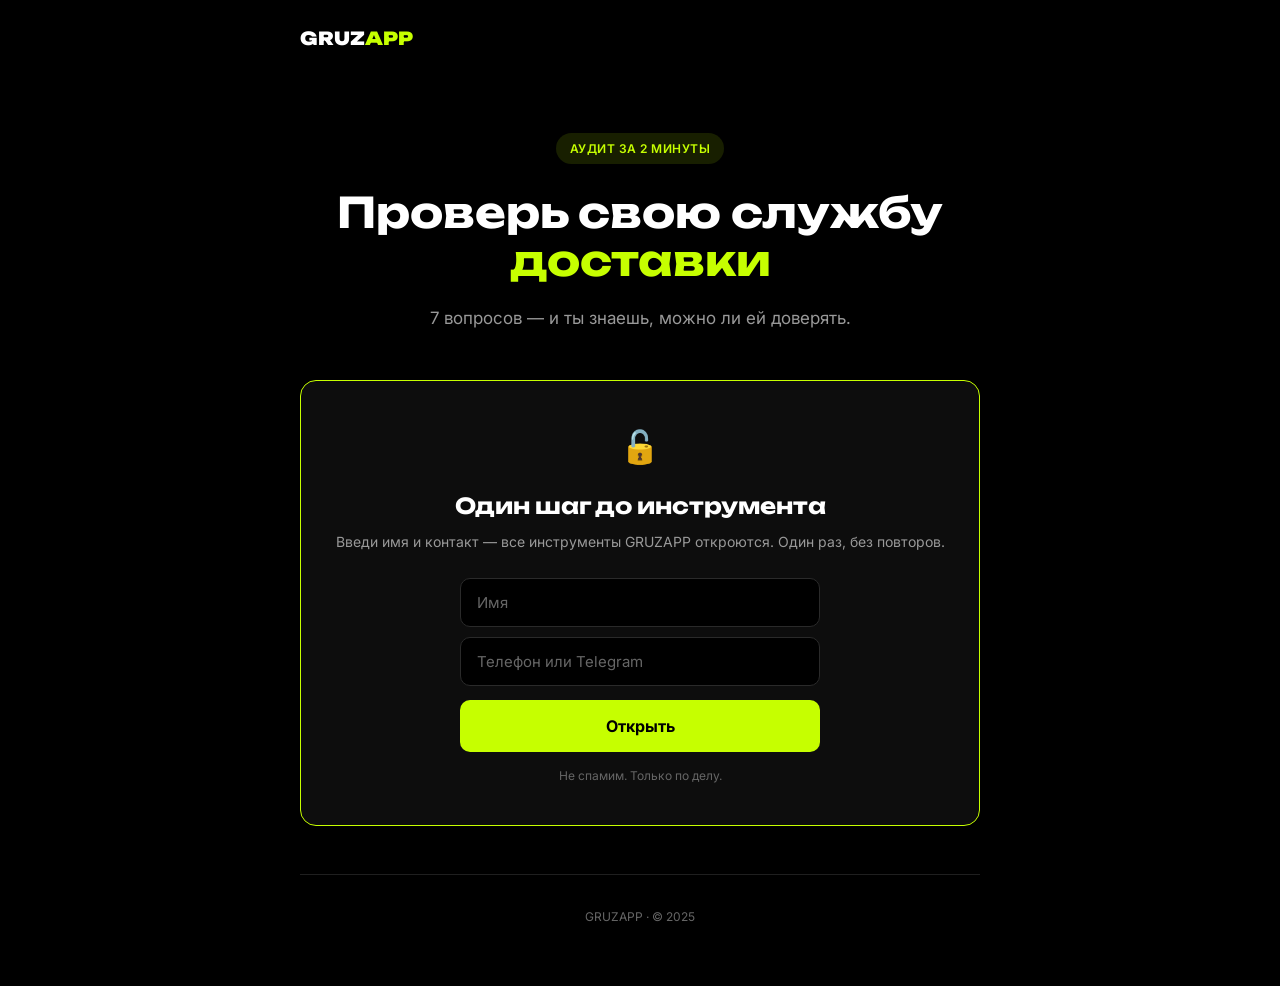
<file: audit.html>
<!DOCTYPE html>
<html lang="ru">
<head>
<meta charset="UTF-8">
<meta name="viewport" content="width=device-width, initial-scale=1.0">
<title>Аудит перевозчика за 2 минуты | GRUZAPP</title>
<link rel="stylesheet" href="cta.css">
<style>
  @import url('https://fonts.googleapis.com/css2?family=Unbounded:wght@500;700;900&family=Inter:wght@400;500;600&display=swap');
  * { margin: 0; padding: 0; box-sizing: border-box; }
  body { font-family: 'Inter', sans-serif; background: #000; color: #fff; line-height: 1.6; }
  .container { max-width: 720px; margin: 0 auto; padding: 24px 20px 60px; }
  .logo { font-family: 'Unbounded', sans-serif; font-size: 18px; font-weight: 900; margin-bottom: 48px; }
  .logo span { color: #c6ff00; }
  .hero { padding: 32px 0 48px; text-align: center; }
  .hero-kicker { display: inline-block; background: rgba(198,255,0,0.12); color: #c6ff00; font-size: 12px; font-weight: 600; padding: 6px 14px; border-radius: 20px; margin-bottom: 24px; text-transform: uppercase; letter-spacing: 0.04em; }
  .hero h1 { font-family: 'Unbounded', sans-serif; font-size: clamp(28px, 5vw, 42px); font-weight: 700; line-height: 1.15; margin-bottom: 20px; }
  .hero h1 .accent { color: #c6ff00; }
  .hero p { font-size: 17px; color: #999; max-width: 580px; margin: 0 auto; }
  .content { display: none; }
  .content.show { display: block; }
  .progress-bar { height: 6px; background: #1f1f1f; border-radius: 3px; overflow: hidden; margin-bottom: 24px; }
  .progress-fill { height: 100%; background: #c6ff00; width: 0%; transition: width 0.25s; }
  .q-card { background: #0d0d0d; border: 1px solid #1f1f1f; border-radius: 12px; padding: 18px 20px; margin-bottom: 12px; }
  .q-head { display: flex; align-items: flex-start; gap: 12px; margin-bottom: 12px; }
  .q-num { width: 26px; height: 26px; background: #c6ff00; color: #000; border-radius: 50%; display: flex; align-items: center; justify-content: center; font-size: 12px; font-weight: 700; flex-shrink: 0; }
  .q-text { font-size: 14px; font-weight: 600; line-height: 1.5; }
  .answers { display: flex; flex-direction: column; gap: 8px; margin-bottom: 10px; }
  .ans-btn { padding: 10px 14px; font-size: 13px; font-weight: 500; border-radius: 8px; border: 1px solid #2a2a2a; background: transparent; color: #999; cursor: pointer; text-align: left; font-family: inherit; transition: all 0.15s; }
  .ans-btn:hover { border-color: #444; color: #fff; }
  .ans-btn.sel-good { background: #c6ff00; border-color: #c6ff00; color: #000; font-weight: 600; }
  .ans-btn.sel-mid { background: rgba(255,255,255,0.08); border-color: #fff; color: #fff; font-weight: 600; }
  .ans-btn.sel-bad { background: rgba(255,80,80,0.1); border-color: #ff6666; color: #ff9999; font-weight: 600; }
  .flag { font-size: 12px; color: #666; padding-left: 38px; }
  .result { border-radius: 16px; padding: 28px; text-align: center; margin: 24px 0; display: none; }
  .result.good { background: #c6ff00; color: #000; }
  .result.mid { background: #fff; color: #000; }
  .result.bad { background: #0d0d0d; border: 1px solid #ff6666; color: #ff9999; }
  .result-label { font-size: 12px; font-weight: 700; letter-spacing: 0.06em; text-transform: uppercase; margin-bottom: 8px; opacity: 0.7; }
  .result-score { font-family: 'Unbounded', sans-serif; font-size: 42px; font-weight: 900; line-height: 1.1; }
  .result-text { font-size: 14px; line-height: 1.6; margin-top: 12px; opacity: 0.85; }
  footer { text-align: center; margin-top: 48px; padding-top: 32px; border-top: 1px solid #1f1f1f; font-size: 12px; color: #666; }
</style>
</head>
<body>
<div class="container">
  <a href="/" style="text-decoration:none; color:inherit;"><div class="logo">GRUZ<span>APP</span></div></a>
  <div class="hero">
    <div class="hero-kicker">Аудит за 2 минуты</div>
    <h1>Проверь свою службу <span class="accent">доставки</span></h1>
    <p>7 вопросов — и ты знаешь, можно ли ей доверять.</p>
  </div>

  <div id="gate"></div>

  <div id="content" class="content">
    <div class="progress-bar"><div class="progress-fill" id="prog"></div></div>
    <div id="questions"></div>
    <div class="result" id="result">
      <div class="result-label" id="r-label"></div>
      <div class="result-score" id="r-score"></div>
      <div class="result-text" id="r-text"></div>
    </div>
    <div id="cta"></div>
  </div>

  <footer>GRUZAPP · © 2025</footer>
</div>

<script src="app.js"></script>
<script>
const Q = [
  { q: "Как формируется итоговая цена?", good: "Фиксируется до рейса", mid: "По тарифу + доплаты", bad: "На месте", flag: "«По факту» = красный флаг" },
  { q: "Кто приедет — ваши или субподряд?", good: "Верифицированные водители", mid: "Иногда привлекаем", bad: "Найдём команду", flag: "Уклончивость = риск" },
  { q: "Фото груза до погрузки?", good: "Стандарт", mid: "Если попросите", bad: "Не делаем", flag: "Без фото — не докажешь" },
  { q: "Реальная страховка?", good: "Суммы и условия", mid: "Уточним", bad: "Всё застраховано", flag: "«Есть» ≠ «выплатят»" },
  { q: "Как считаете грузчиков?", good: "По фото/списку", mid: "По телефону", bad: "Хватит одной машины", flag: "На слух = переплата" },
  { q: "Выходные?", good: "Без наценки", mid: "С наценкой", bad: "Только будни", flag: "Сервис подстраивается" },
  { q: "Если повредят?", good: "Алгоритм + сроки", mid: "Рассмотрим", bad: "Не бывает", flag: "Без алгоритма — без денег" }
];
const answers = new Array(7).fill(null);

function showContent() {
  document.getElementById('content').classList.add('show');
  render();
}

function render() {
  document.getElementById('questions').innerHTML = Q.map((q, i) => `
    <div class="q-card">
      <div class="q-head"><div class="q-num">${i+1}</div><div class="q-text">${q.q}</div></div>
      <div class="answers">
        <button class="ans-btn" data-i="${i}" data-v="good">${q.good}</button>
        <button class="ans-btn" data-i="${i}" data-v="mid">${q.mid}</button>
        <button class="ans-btn" data-i="${i}" data-v="bad">${q.bad}</button>
      </div>
      <div class="flag">⚑ ${q.flag}</div>
    </div>`).join('');
  document.querySelectorAll('.ans-btn').forEach(b => b.addEventListener('click', () => {
    answers[+b.dataset.i] = b.dataset.v;
    document.querySelectorAll(`.ans-btn[data-i="${b.dataset.i}"]`).forEach(x => x.classList.remove('sel-good','sel-mid','sel-bad'));
    b.classList.add('sel-' + b.dataset.v);
    update();
  }));
}

function update() {
  const a = answers.filter(x => x !== null).length;
  document.getElementById('prog').style.width = (a / 7 * 100) + '%';
  if (a < 7) { document.getElementById('result').style.display='none'; document.getElementById('cta').innerHTML=''; return; }
  let s = 0; answers.forEach(x => { if (x === 'good') s += 2; else if (x === 'mid') s += 1; });
  const r = document.getElementById('result'); r.style.display = 'block';
  r.classList.remove('good','mid','bad');
  document.getElementById('r-score').textContent = s + ' / 14';
  if (s >= 11) { r.classList.add('good'); document.getElementById('r-label').textContent = 'Зелёная зона'; document.getElementById('r-text').textContent = 'Базовые стандарты ок. Проверяй фото, страховку и алгоритм.'; }
  else if (s >= 7) { r.classList.add('mid'); document.getElementById('r-label').textContent = 'Жёлтая зона'; document.getElementById('r-text').textContent = 'Слабые места есть. Фиксируй груз сам.'; }
  else { r.classList.add('bad'); document.getElementById('r-label').textContent = 'Красная зона'; document.getElementById('r-text').textContent = 'Не защищает. Ищи альтернативу.'; }
  GRUZAPP.renderCTA('cta', 'audit', 'Хочешь сравнить?', 'В GRUZAPP все 7 пунктов в стандарте.');
}

window.addEventListener('DOMContentLoaded', () => GRUZAPP.renderGate('gate', 'audit', showContent));
</script>
</body>
</html>
</file>
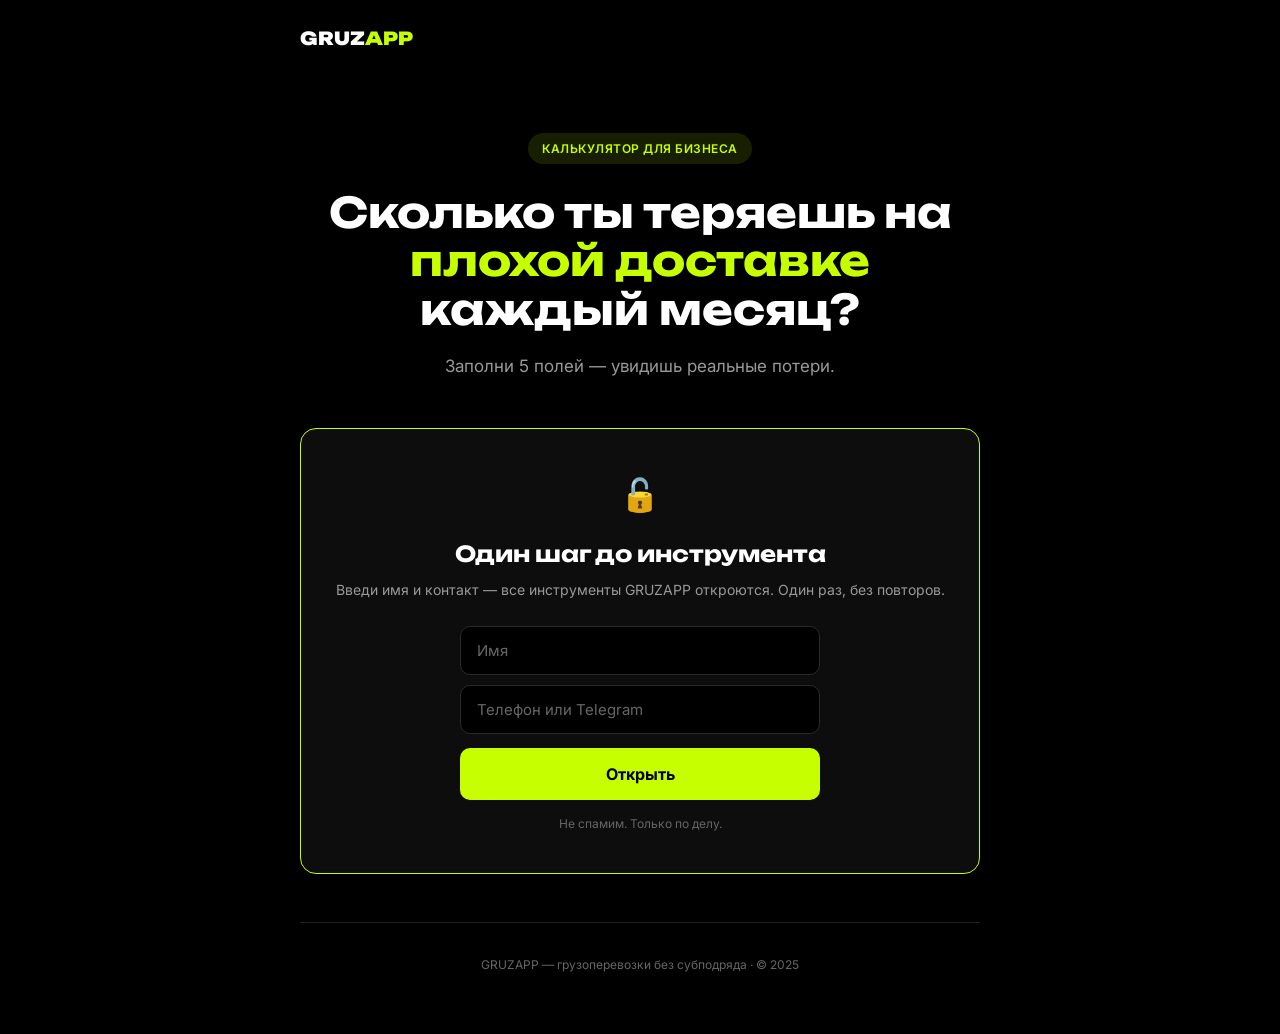
<file: calc.html>
<!DOCTYPE html>
<html lang="ru">
<head>
<meta charset="UTF-8">
<meta name="viewport" content="width=device-width, initial-scale=1.0">
<title>Калькулятор потерь от плохой доставки | GRUZAPP</title>
<link rel="stylesheet" href="cta.css">
<style>
  @import url('https://fonts.googleapis.com/css2?family=Unbounded:wght@500;700;900&family=Inter:wght@400;500;600&display=swap');
  * { margin: 0; padding: 0; box-sizing: border-box; }
  body { font-family: 'Inter', sans-serif; background: #000; color: #fff; line-height: 1.6; }
  .container { max-width: 720px; margin: 0 auto; padding: 24px 20px 60px; }
  .logo { font-family: 'Unbounded', sans-serif; font-size: 18px; font-weight: 900; margin-bottom: 48px; }
  .logo span { color: #c6ff00; }
  .hero { padding: 32px 0 48px; text-align: center; }
  .hero-kicker { display: inline-block; background: rgba(198,255,0,0.12); color: #c6ff00; font-size: 12px; font-weight: 600; padding: 6px 14px; border-radius: 20px; margin-bottom: 24px; letter-spacing: 0.04em; text-transform: uppercase; }
  .hero h1 { font-family: 'Unbounded', sans-serif; font-size: clamp(28px, 5vw, 42px); font-weight: 700; line-height: 1.15; margin-bottom: 20px; }
  .hero h1 .accent { color: #c6ff00; }
  .hero p { font-size: 17px; color: #999; max-width: 580px; margin: 0 auto; }
  .content { display: none; }
  .content.show { display: block; }
  .block { background: #0d0d0d; border: 1px solid #1f1f1f; border-radius: 12px; padding: 18px 20px; margin-bottom: 12px; }
  .block-head { display: flex; align-items: center; gap: 10px; margin-bottom: 14px; }
  .block-num { width: 24px; height: 24px; background: #c6ff00; color: #000; border-radius: 50%; display: flex; align-items: center; justify-content: center; font-size: 12px; font-weight: 700; }
  .block-title { font-size: 14px; font-weight: 600; }
  .row { display: flex; align-items: center; gap: 12px; margin-bottom: 10px; flex-wrap: wrap; }
  .row:last-child { margin-bottom: 0; }
  .row-label { flex: 1; font-size: 13px; color: #999; min-width: 180px; }
  .row-input { width: 120px; }
  .row-input input { width: 100%; background: #000; border: 1px solid #2a2a2a; color: #fff; padding: 8px 12px; font-size: 14px; text-align: right; border-radius: 6px; outline: none; font-variant-numeric: tabular-nums; font-family: inherit; }
  .row-input input:focus { border-color: #c6ff00; }
  .row-out { font-size: 13px; color: #888; width: 110px; text-align: right; font-variant-numeric: tabular-nums; }
  .summary { background: #c6ff00; border-radius: 16px; padding: 28px; margin: 24px 0; text-align: center; }
  .summary-label { font-size: 12px; font-weight: 700; letter-spacing: 0.08em; text-transform: uppercase; color: rgba(0,0,0,0.7); margin-bottom: 10px; }
  .summary-main { font-family: 'Unbounded', sans-serif; font-size: clamp(36px, 7vw, 52px); font-weight: 900; color: #000; font-variant-numeric: tabular-nums; line-height: 1.05; }
  .summary-year { font-size: 14px; color: rgba(0,0,0,0.7); margin-top: 8px; font-weight: 500; }
  footer { text-align: center; margin-top: 48px; padding-top: 32px; border-top: 1px solid #1f1f1f; font-size: 12px; color: #666; }
</style>
</head>
<body>
<div class="container">
  <a href="/" style="text-decoration:none; color:inherit;"><div class="logo">GRUZ<span>APP</span></div></a>

  <div class="hero">
    <div class="hero-kicker">Калькулятор для бизнеса</div>
    <h1>Сколько ты теряешь на <span class="accent">плохой доставке</span> каждый месяц?</h1>
    <p>Заполни 5 полей — увидишь реальные потери.</p>
  </div>

  <div id="gate"></div>

  <div id="content" class="content">
    <div class="block">
      <div class="block-head"><div class="block-num">1</div><div class="block-title">Повреждённые отправления</div></div>
      <div class="row"><div class="row-label">Повреждений в месяц</div><div class="row-input"><input type="number" id="dmg-count" value="5" min="0"></div></div>
      <div class="row"><div class="row-label">Средняя стоимость товара, ₽</div><div class="row-input"><input type="number" id="dmg-price" value="3000" min="0"></div></div>
      <div class="row"><div class="row-label">Потери в месяц</div><div class="row-out" id="out-1">15 000 ₽</div></div>
    </div>
    <div class="block">
      <div class="block-head"><div class="block-num">2</div><div class="block-title">Отмены из-за опозданий</div></div>
      <div class="row"><div class="row-label">Опозданий в месяц</div><div class="row-input"><input type="number" id="late-count" value="20" min="0"></div></div>
      <div class="row"><div class="row-label">% отмен</div><div class="row-input"><input type="number" id="late-pct" value="15" min="0" max="100"></div></div>
      <div class="row"><div class="row-label">Средний чек, ₽</div><div class="row-input"><input type="number" id="late-aov" value="3000" min="0"></div></div>
      <div class="row"><div class="row-label">Потери в месяц</div><div class="row-out" id="out-2">9 000 ₽</div></div>
    </div>
    <div class="block">
      <div class="block-head"><div class="block-num">3</div><div class="block-title">Негативные отзывы</div></div>
      <div class="row"><div class="row-label">Негативных отзывов</div><div class="row-input"><input type="number" id="rev-count" value="8" min="0"></div></div>
      <div class="row"><div class="row-label">Средний чек, ₽</div><div class="row-input"><input type="number" id="rev-aov" value="3000" min="0"></div></div>
      <div class="row"><div class="row-label">Потери в месяц</div><div class="row-out" id="out-3">72 000 ₽</div></div>
    </div>
    <div class="block">
      <div class="block-head"><div class="block-num">4</div><div class="block-title">Время сотрудников</div></div>
      <div class="row"><div class="row-label">Часов в неделю</div><div class="row-input"><input type="number" id="time-hrs" value="6" min="0"></div></div>
      <div class="row"><div class="row-label">Стоимость часа, ₽</div><div class="row-input"><input type="number" id="time-rate" value="500" min="0"></div></div>
      <div class="row"><div class="row-label">Потери в месяц</div><div class="row-out" id="out-4">12 000 ₽</div></div>
    </div>
    <div class="block">
      <div class="block-head"><div class="block-num">5</div><div class="block-title">Возвраты</div></div>
      <div class="row"><div class="row-label">Возвратов в месяц</div><div class="row-input"><input type="number" id="ret-count" value="6" min="0"></div></div>
      <div class="row"><div class="row-label">Стоимость возврата, ₽</div><div class="row-input"><input type="number" id="ret-cost" value="400" min="0"></div></div>
      <div class="row"><div class="row-label">Потери в месяц</div><div class="row-out" id="out-5">2 400 ₽</div></div>
    </div>
    <div class="summary">
      <div class="summary-label">Итого скрытых потерь в месяц</div>
      <div class="summary-main" id="total">110 400 ₽</div>
      <div class="summary-year" id="year">за год: 1 324 800 ₽</div>
    </div>
    <div id="cta"></div>
  </div>

  <footer>GRUZAPP — грузоперевозки без субподряда · © 2025</footer>
</div>

<script src="app.js"></script>
<script>
function showContent() {
  document.getElementById('content').classList.add('show');
  GRUZAPP.renderCTA('cta', 'calc', 'Видишь сумму выше?', 'Напиши нам — покажем, как GRUZAPP закрывает эти потери.');
  calc();
}

window.addEventListener('DOMContentLoaded', () => {
  GRUZAPP.renderGate('gate', 'calc', showContent);
});

function fmt(n) { return Math.round(n).toLocaleString('ru-RU') + ' ₽'; }
function calc() {
  const v = id => { const el = document.getElementById(id); return el ? (+el.value || 0) : 0; };
  const l1 = v('dmg-count') * v('dmg-price');
  const l2 = v('late-count') * (v('late-pct') / 100) * v('late-aov');
  const l3 = v('rev-count') * 20 * 0.15 * v('rev-aov');
  const l4 = v('time-hrs') * 4 * v('time-rate');
  const l5 = v('ret-count') * v('ret-cost');
  const t = l1 + l2 + l3 + l4 + l5;
  const s = id => { const el = document.getElementById(id); if (el) el.textContent = fmt(arguments[1]); };
  if (document.getElementById('out-1')) document.getElementById('out-1').textContent = fmt(l1);
  if (document.getElementById('out-2')) document.getElementById('out-2').textContent = fmt(l2);
  if (document.getElementById('out-3')) document.getElementById('out-3').textContent = fmt(l3);
  if (document.getElementById('out-4')) document.getElementById('out-4').textContent = fmt(l4);
  if (document.getElementById('out-5')) document.getElementById('out-5').textContent = fmt(l5);
  if (document.getElementById('total')) document.getElementById('total').textContent = fmt(t);
  if (document.getElementById('year')) document.getElementById('year').textContent = 'за год: ' + fmt(t * 12);
}

document.addEventListener('input', (e) => { if (e.target.type === 'number') calc(); });
</script>
</body>
</html>
</file>
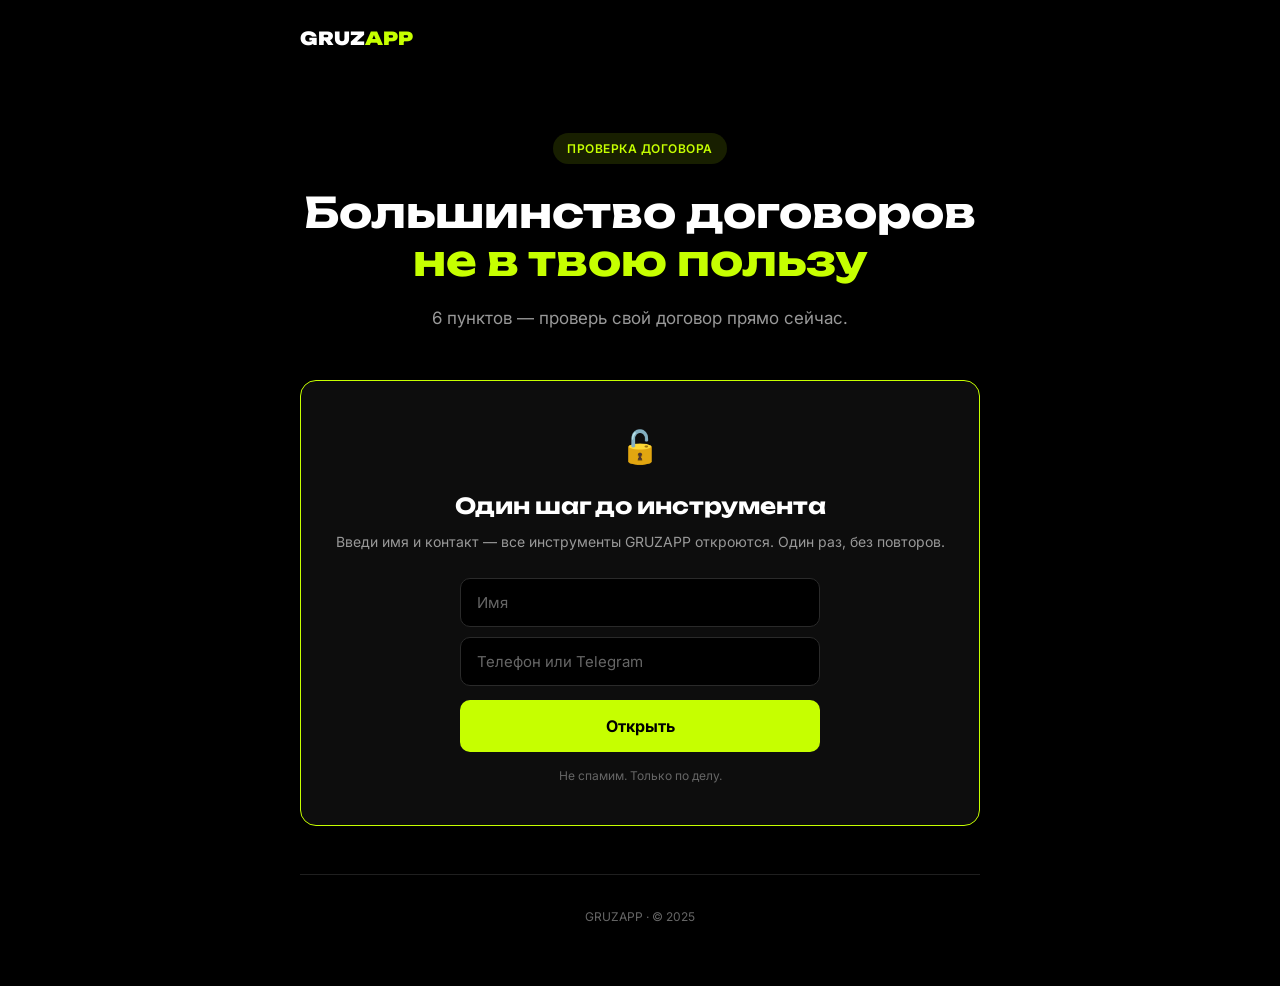
<file: contract.html>
<!DOCTYPE html>
<html lang="ru">
<head>
<meta charset="UTF-8">
<meta name="viewport" content="width=device-width, initial-scale=1.0">
<title>Как читать договор с перевозчиком | GRUZAPP</title>
<link rel="stylesheet" href="cta.css">
<style>
  @import url('https://fonts.googleapis.com/css2?family=Unbounded:wght@500;700;900&family=Inter:wght@400;500;600&display=swap');
  * { margin: 0; padding: 0; box-sizing: border-box; }
  body { font-family: 'Inter', sans-serif; background: #000; color: #fff; line-height: 1.6; }
  .container { max-width: 720px; margin: 0 auto; padding: 24px 20px 60px; }
  .logo { font-family: 'Unbounded', sans-serif; font-size: 18px; font-weight: 900; margin-bottom: 48px; }
  .logo span { color: #c6ff00; }
  .hero { padding: 32px 0 48px; text-align: center; }
  .hero-kicker { display: inline-block; background: rgba(198,255,0,0.12); color: #c6ff00; font-size: 12px; font-weight: 600; padding: 6px 14px; border-radius: 20px; margin-bottom: 24px; text-transform: uppercase; letter-spacing: 0.04em; }
  .hero h1 { font-family: 'Unbounded', sans-serif; font-size: clamp(28px, 5vw, 42px); font-weight: 700; line-height: 1.15; margin-bottom: 20px; }
  .hero h1 .accent { color: #c6ff00; }
  .hero p { font-size: 17px; color: #999; max-width: 580px; margin: 0 auto; }
  .content { display: none; }
  .content.show { display: block; }
  .legend { display: flex; gap: 16px; margin-bottom: 20px; }
  .lg { display: flex; align-items: center; gap: 6px; font-size: 12px; color: #999; }
  .dot { width: 8px; height: 8px; border-radius: 50%; }
  .dot.g { background: #c6ff00; }
  .dot.r { background: #fff; }
  .point { background: #0d0d0d; border: 1px solid #1f1f1f; border-radius: 12px; padding: 18px 20px; margin-bottom: 12px; }
  .point-head { display: flex; align-items: flex-start; gap: 12px; margin-bottom: 14px; }
  .point-num { width: 26px; height: 26px; background: #c6ff00; color: #000; border-radius: 50%; display: flex; align-items: center; justify-content: center; font-size: 12px; font-weight: 700; flex-shrink: 0; }
  .point-title { font-size: 14px; font-weight: 600; }
  .flags { display: grid; gap: 8px; }
  .flag-row { display: flex; gap: 10px; padding: 12px 14px; border-radius: 8px; font-size: 13px; line-height: 1.5; }
  .flag-row.green { background: rgba(198,255,0,0.1); color: #c6ff00; border: 1px solid rgba(198,255,0,0.25); }
  .flag-row.red { background: rgba(255,255,255,0.05); color: #fff; border: 1px solid #2a2a2a; }
  .flag-icon { font-size: 14px; flex-shrink: 0; font-weight: 700; }
  .flag-label { font-weight: 700; font-size: 11px; text-transform: uppercase; display: block; margin-bottom: 2px; opacity: 0.7; }
  .checklist { background: #0d0d0d; border: 1px solid #1f1f1f; border-radius: 12px; padding: 22px; margin: 24px 0; }
  .checklist-title { font-size: 14px; font-weight: 600; margin-bottom: 14px; }
  .check-item { display: flex; align-items: center; gap: 10px; padding: 8px 0; font-size: 13px; cursor: pointer; }
  .check-box { width: 18px; height: 18px; border: 1.5px solid #444; border-radius: 4px; display: flex; align-items: center; justify-content: center; flex-shrink: 0; }
  .check-box.on { background: #c6ff00; border-color: #c6ff00; color: #000; font-weight: 700; }
  .check-item.on .check-text { text-decoration: line-through; color: #666; }
  footer { text-align: center; margin-top: 48px; padding-top: 32px; border-top: 1px solid #1f1f1f; font-size: 12px; color: #666; }
</style>
</head>
<body>
<div class="container">
  <a href="/" style="text-decoration:none; color:inherit;"><div class="logo">GRUZ<span>APP</span></div></a>
  <div class="hero">
    <div class="hero-kicker">Проверка договора</div>
    <h1>Большинство договоров <span class="accent">не в твою пользу</span></h1>
    <p>6 пунктов — проверь свой договор прямо сейчас.</p>
  </div>

  <div id="gate"></div>

  <div id="content" class="content">
    <div class="legend"><div class="lg"><span class="dot g"></span>Должно быть</div><div class="lg"><span class="dot r"></span>Красный флаг</div></div>
    <div id="points"></div>
    <div class="checklist"><div class="checklist-title">Чек-лист при подписании</div><div id="check-list"></div></div>
    <div id="cta"></div>
  </div>

  <footer>GRUZAPP · © 2025</footer>
</div>

<script src="app.js"></script>
<script>
const pts = [
  { t: "Ответственность за груз", g: "Полная ответственность с приёмки до передачи", b: "Ограничена стоимостью фрахта" },
  { t: "Претензии", g: "Срок 7 дней, контакт ответственного", b: "В индивидуальном порядке" },
  { t: "Тарифы", g: "Изменение за 30 дней с уведомлением", b: "Без уведомления" },
  { t: "Субподряд", g: "Запрет или ответственность перевозчика", b: "Привлечение третьих лиц без ответственности" },
  { t: "Страхование", g: "Страховая, полис, сумма, случаи", b: "Застрахован без реквизитов" },
  { t: "Расторжение", g: "За 30 дней без штрафов", b: "Штрафы за досрочное расторжение" }
];
const cl = ["Ответственность прописана","Сроки претензий указаны","Тарифы — за 30 дней","Субподряд — с ответственностью","Страховка — с реквизитами","Расторжение без штрафов"];

function showContent() {
  document.getElementById('content').classList.add('show');
  document.getElementById('points').innerHTML = pts.map((p, i) => `
    <div class="point"><div class="point-head"><div class="point-num">${i+1}</div><div class="point-title">${p.t}</div></div>
    <div class="flags"><div class="flag-row green"><span class="flag-icon">✓</span><div><span class="flag-label">Должно быть</span>${p.g}</div></div>
    <div class="flag-row red"><span class="flag-icon">✕</span><div><span class="flag-label">Красный флаг</span>${p.b}</div></div></div></div>`).join('');
  document.getElementById('check-list').innerHTML = cl.map((c,i) => `<div class="check-item" data-i="${i}"><div class="check-box"></div><div class="check-text">${c}</div></div>`).join('');
  document.querySelectorAll('.check-item').forEach(item => item.addEventListener('click', () => {
    item.classList.toggle('on');
    const b = item.querySelector('.check-box'); b.classList.toggle('on'); b.textContent = b.classList.contains('on') ? '✓' : '';
  }));
  GRUZAPP.renderCTA('cta', 'contract', 'Хочешь правильный договор?', 'Пришлём образец GRUZAPP.');
}

window.addEventListener('DOMContentLoaded', () => GRUZAPP.renderGate('gate', 'contract', showContent));
</script>
</body>
</html>
</file>
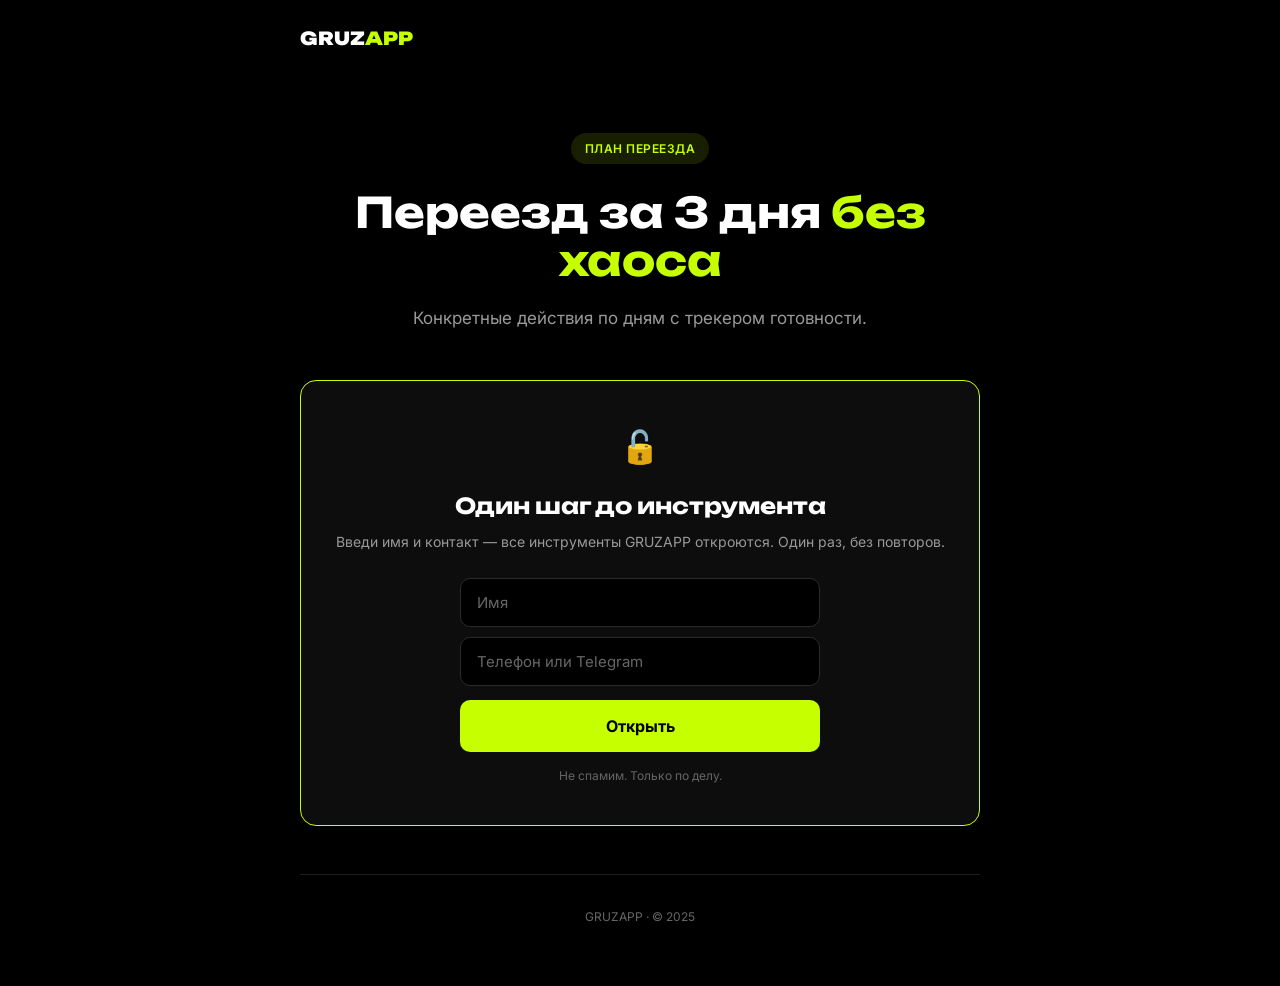
<file: moving.html>
<!DOCTYPE html>
<html lang="ru">
<head>
<meta charset="UTF-8">
<meta name="viewport" content="width=device-width, initial-scale=1.0">
<title>План переезда за 3 дня | GRUZAPP</title>
<link rel="stylesheet" href="cta.css">
<style>
  @import url('https://fonts.googleapis.com/css2?family=Unbounded:wght@500;700;900&family=Inter:wght@400;500;600&display=swap');
  * { margin: 0; padding: 0; box-sizing: border-box; }
  body { font-family: 'Inter', sans-serif; background: #000; color: #fff; line-height: 1.6; }
  .container { max-width: 720px; margin: 0 auto; padding: 24px 20px 60px; }
  .logo { font-family: 'Unbounded', sans-serif; font-size: 18px; font-weight: 900; margin-bottom: 48px; }
  .logo span { color: #c6ff00; }
  .hero { padding: 32px 0 48px; text-align: center; }
  .hero-kicker { display: inline-block; background: rgba(198,255,0,0.12); color: #c6ff00; font-size: 12px; font-weight: 600; padding: 6px 14px; border-radius: 20px; margin-bottom: 24px; text-transform: uppercase; letter-spacing: 0.04em; }
  .hero h1 { font-family: 'Unbounded', sans-serif; font-size: clamp(28px, 5vw, 42px); font-weight: 700; line-height: 1.15; margin-bottom: 20px; }
  .hero h1 .accent { color: #c6ff00; }
  .hero p { font-size: 17px; color: #999; max-width: 580px; margin: 0 auto; }
  .content { display: none; }
  .content.show { display: block; }
  .progress-block { background: #0d0d0d; border: 1px solid #1f1f1f; border-radius: 12px; padding: 18px 20px; margin-bottom: 24px; }
  .progress-row { display: flex; align-items: center; justify-content: space-between; margin-bottom: 10px; }
  .progress-label { font-size: 13px; color: #999; }
  .progress-num { font-family: 'Unbounded', sans-serif; font-size: 22px; font-weight: 700; color: #c6ff00; }
  .progress-bar { height: 6px; background: #000; border-radius: 3px; overflow: hidden; }
  .progress-fill { height: 100%; background: #c6ff00; width: 0%; transition: width 0.25s; }
  .reset-btn { font-size: 12px; color: #666; background: transparent; border: none; cursor: pointer; margin-left: 8px; }
  .day { background: #0d0d0d; border: 1px solid #1f1f1f; border-radius: 12px; padding: 22px; margin-bottom: 12px; }
  .day-head { display: flex; align-items: center; gap: 12px; margin-bottom: 6px; }
  .day-num { background: #c6ff00; color: #000; font-size: 11px; font-weight: 700; text-transform: uppercase; padding: 4px 10px; border-radius: 4px; }
  .day-title { font-size: 17px; font-weight: 600; }
  .day-sub { font-size: 13px; color: #999; margin-bottom: 16px; }
  .section-head { font-size: 12px; font-weight: 600; color: #999; letter-spacing: 0.04em; text-transform: uppercase; margin: 14px 0 6px; }
  .section-head:first-of-type { margin-top: 0; }
  .task { display: flex; align-items: flex-start; gap: 10px; padding: 8px 0; font-size: 13px; cursor: pointer; line-height: 1.5; border-bottom: 1px solid #1a1a1a; }
  .task:last-child { border-bottom: none; }
  .check-box { width: 18px; height: 18px; border: 1.5px solid #444; border-radius: 4px; display: flex; align-items: center; justify-content: center; flex-shrink: 0; margin-top: 1px; }
  .check-box.on { background: #c6ff00; border-color: #c6ff00; color: #000; font-weight: 700; }
  .task.on .task-text { text-decoration: line-through; color: #666; }
  .mistakes { background: rgba(255,255,255,0.04); border: 1px solid #2a2a2a; border-radius: 12px; padding: 22px; margin: 24px 0; }
  .mistakes-title { font-size: 14px; font-weight: 600; margin-bottom: 12px; }
  .mistake { font-size: 13px; color: #ccc; padding: 6px 0; display: flex; gap: 8px; }
  .mistake-num { font-weight: 700; color: #c6ff00; flex-shrink: 0; }
  footer { text-align: center; margin-top: 48px; padding-top: 32px; border-top: 1px solid #1f1f1f; font-size: 12px; color: #666; }
</style>
</head>
<body>
<div class="container">
  <a href="/" style="text-decoration:none; color:inherit;"><div class="logo">GRUZ<span>APP</span></div></a>
  <div class="hero">
    <div class="hero-kicker">План переезда</div>
    <h1>Переезд за 3 дня <span class="accent">без хаоса</span></h1>
    <p>Конкретные действия по дням с трекером готовности.</p>
  </div>

  <div id="gate"></div>

  <div id="content" class="content">
    <div class="progress-block">
      <div class="progress-row">
        <div class="progress-label">Готовность</div>
        <div style="display:flex; align-items:center;">
          <div class="progress-num" id="pct">0%</div>
          <button class="reset-btn" id="reset">сбросить</button>
        </div>
      </div>
      <div class="progress-bar"><div class="progress-fill" id="fill"></div></div>
    </div>
    <div id="days"></div>
    <div class="mistakes">
      <div class="mistakes-title">Три главные ошибки</div>
      <div class="mistake"><span class="mistake-num">1.</span>Машину «на глаз» без оценки</div>
      <div class="mistake"><span class="mistake-num">2.</span>Подписать накладную не осмотрев</div>
      <div class="mistake"><span class="mistake-num">3.</span>Не взять прямой номер водителя</div>
    </div>
    <div id="cta"></div>
  </div>

  <footer>GRUZAPP · © 2025</footer>
</div>

<script src="app.js"></script>
<script>
const plan = [
  { label: "За 3 дня", title: "Подготовка", sub: "Что везём, что выбрасываем, кто повезёт", sections: [
    { head: "Вещи", tasks: ["Пройти комнаты: везём / выбрасываем / отдаём", "Список мебели для разборки", "Фото вещей для оценки объёма"] },
    { head: "Документы", tasks: ["Документы на технику", "Договор с новым жильём"] },
    { head: "Перевозчик", tasks: ["Заказать машину + грузчиков", "Фиксируют ли состояние вещей?", "Прямой номер водителя"] }
  ]},
  { label: "За 1 день", title: "Сборы", sub: "Упаковка, подтверждение, обе квартиры", sections: [
    { head: "Упаковка", tasks: ["Упаковать всё кроме нужного утром", "Подписать коробки", "Тяжёлое — в маленькие коробки", "Технику — с плёнкой"] },
    { head: "Логистика", tasks: ["Подтвердить время", "Парковка у нового дома", "Предупредить соседей"] },
    { head: "Документы", tasks: ["Фото счётчиков", "Ключи"] }
  ]},
  { label: "День X", title: "Перевозка", sub: "По чек-листу, не на эмоциях", sections: [
    { head: "Утро", tasks: ["Освободить проходы", "Снять зеркала", "Разобрать мебель"] },
    { head: "Команда", tasks: ["Что грузим первым", "Фото до погрузки", "Водитель знает адрес"] },
    { head: "Новое место", tasks: ["Осмотр ДО подписи", "Мебель → коробки", "Фото счётчиков"] }
  ]}
];
const state = {};

function showContent() {
  document.getElementById('content').classList.add('show');
  renderPlan();
  GRUZAPP.renderCTA('cta', 'moving', 'Переезд по этому плану?', 'Расчёт по фото, фиксированная цена, прямой контакт водителя.');
}

function renderPlan() {
  document.getElementById('days').innerHTML = plan.map((d, di) => `
    <div class="day"><div class="day-head"><div class="day-num">${d.label}</div><div class="day-title">${d.title}</div></div>
    <div class="day-sub">${d.sub}</div>
    ${d.sections.map((s, si) => `<div class="section-head">${s.head}</div>
    ${s.tasks.map((t, ti) => { const id=`${di}-${si}-${ti}`; const on=state[id]?'on':'';
    return `<div class="task ${on}" data-id="${id}"><div class="check-box ${on}">${state[id]?'✓':''}</div><div class="task-text">${t}</div></div>`; }).join('')}`).join('')}
    </div>`).join('');
  document.querySelectorAll('.task').forEach(t => t.addEventListener('click', () => { state[t.dataset.id] = !state[t.dataset.id]; renderPlan(); upd(); }));
}

function upd() {
  let tot=0; plan.forEach(d=>d.sections.forEach(s=>tot+=s.tasks.length));
  const done=Object.values(state).filter(Boolean).length;
  const p=tot>0?Math.round(done/tot*100):0;
  document.getElementById('pct').textContent=p+'%';
  document.getElementById('fill').style.width=p+'%';
}

document.getElementById('reset').addEventListener('click', () => { Object.keys(state).forEach(k=>delete state[k]); renderPlan(); upd(); });

window.addEventListener('DOMContentLoaded', () => GRUZAPP.renderGate('gate', 'moving', showContent));
</script>
</body>
</html>
</file>
<file: cta.css>
/* ========================================
   GRUZAPP — CTA + Gate стили
   ======================================== */

/* ---- GATE (мини-форма регистрации) ---- */
.gate {
  background: #0d0d0d;
  border: 1px solid #c6ff00;
  border-radius: 16px;
  padding: 40px 28px;
  text-align: center;
  margin-bottom: 32px;
}

.gate-icon {
  font-size: 32px;
  margin-bottom: 16px;
}

.gate-title {
  font-family: 'Unbounded', sans-serif;
  font-size: 22px;
  font-weight: 700;
  margin-bottom: 8px;
  color: #fff;
}

.gate-sub {
  color: #999;
  font-size: 14px;
  margin-bottom: 24px;
  line-height: 1.6;
}

.gate-form {
  display: flex;
  flex-direction: column;
  gap: 10px;
  max-width: 360px;
  margin: 0 auto;
}

.gate-input {
  width: 100%;
  background: #000;
  border: 1px solid #2a2a2a;
  color: #fff;
  padding: 14px 16px;
  font-size: 15px;
  font-family: 'Inter', sans-serif;
  border-radius: 10px;
  outline: none;
  transition: border-color 0.15s;
}

.gate-input:focus {
  border-color: #c6ff00;
}

.gate-input::placeholder {
  color: #666;
}

.gate-submit {
  width: 100%;
  background: #c6ff00;
  color: #000;
  border: none;
  padding: 16px 24px;
  font-size: 16px;
  font-weight: 700;
  font-family: 'Inter', sans-serif;
  border-radius: 10px;
  cursor: pointer;
  transition: background 0.15s;
  margin-top: 4px;
}

.gate-submit:hover {
  background: #b8ee00;
}

.gate-submit:disabled {
  background: #2a2a2a;
  color: #666;
  cursor: not-allowed;
}

.gate-privacy {
  font-size: 12px;
  color: #666;
  margin-top: 14px;
}

/* ---- CTA (кнопки TG + MAX) ---- */
.cta-final {
  background: #0d0d0d;
  border: 1px solid #c6ff00;
  border-radius: 16px;
  padding: 32px 28px;
  text-align: center;
  margin-top: 32px;
}

.cta-final h3 {
  font-family: 'Unbounded', sans-serif;
  font-size: 22px;
  font-weight: 700;
  margin-bottom: 12px;
  color: #fff;
}

.cta-final p {
  color: #999;
  margin-bottom: 24px;
  font-size: 15px;
}

.cta-buttons {
  display: flex;
  gap: 12px;
  justify-content: center;
  flex-wrap: wrap;
}

.cta-btn {
  display: inline-flex;
  align-items: center;
  gap: 8px;
  padding: 14px 24px;
  font-size: 15px;
  font-weight: 700;
  font-family: 'Inter', sans-serif;
  border-radius: 10px;
  text-decoration: none;
  transition: all 0.15s;
  min-width: 200px;
  justify-content: center;
}

.cta-icon { font-size: 16px; }

.cta-tg { background: #c6ff00; color: #000; }
.cta-tg:hover { background: #b8ee00; }

.cta-max { background: transparent; color: #fff; border: 1px solid #fff; }
.cta-max:hover { background: #fff; color: #000; }

@media (max-width: 480px) {
  .cta-buttons { flex-direction: column; }
  .cta-btn { min-width: unset; width: 100%; }
  .gate { padding: 28px 20px; }
}
</file>
